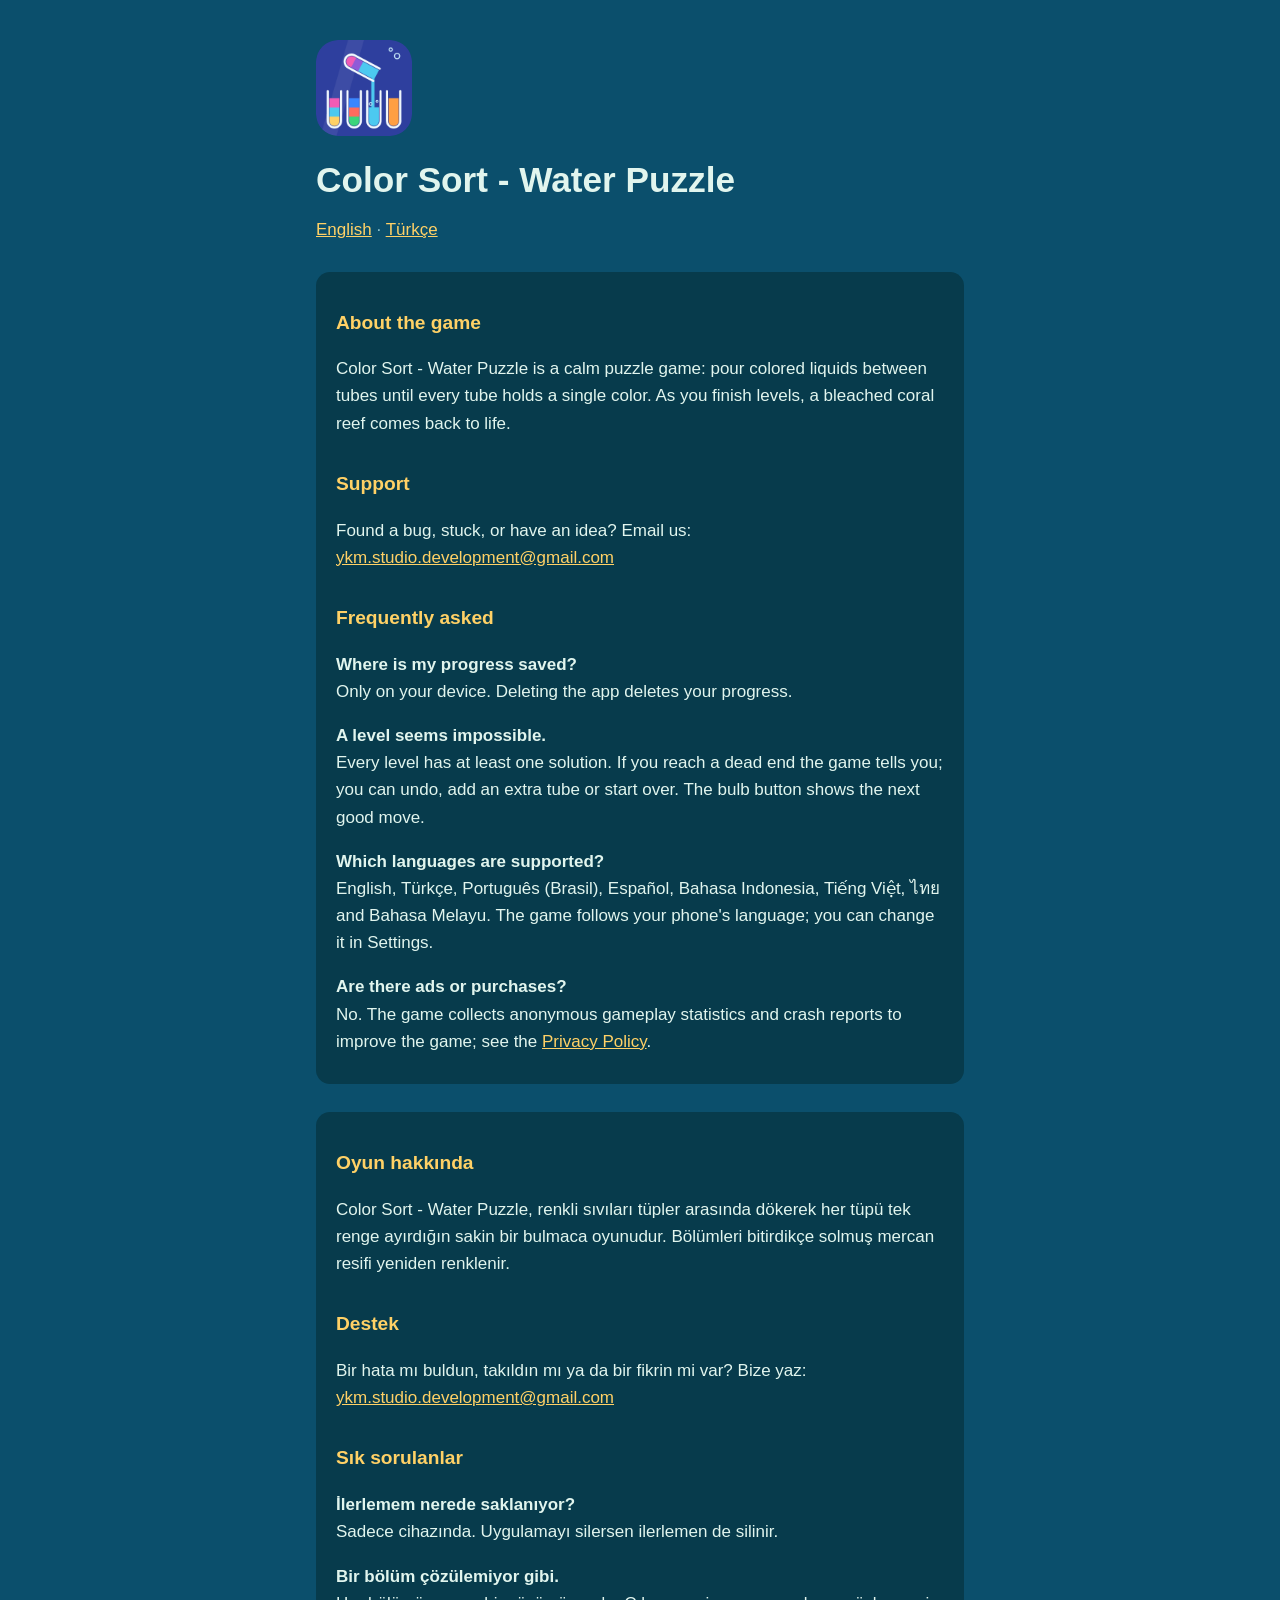
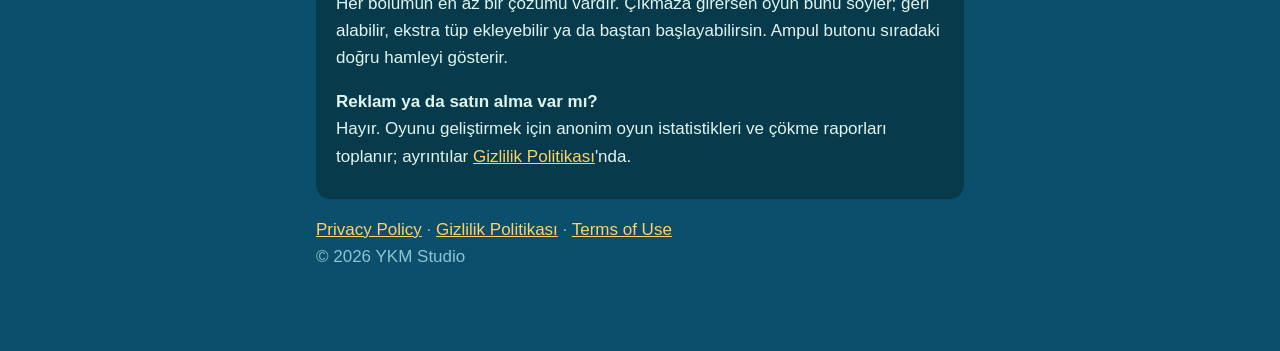
<file: index.html>
<!doctype html>
<html lang="en">
<head>
<meta charset="utf-8">
<meta name="viewport" content="width=device-width, initial-scale=1">
<title>Color Sort Support</title>
<link rel="stylesheet" href="style.css">
</head>
<body>
<main>
<img class="logo" src="logo.png" alt="Color Sort">
<h1>Color Sort - Water Puzzle</h1>
<nav class="dim"><a href="#en">English</a> · <a href="#tr">Türkçe</a></nav>

<section class="lang" id="en">
<h2>About the game</h2>
<p>Color Sort - Water Puzzle is a calm puzzle game: pour colored liquids between tubes until every tube holds a single color. As you finish levels, a bleached coral reef comes back to life.</p>
<h2>Support</h2>
<p>Found a bug, stuck, or have an idea? Email us:<br><a href="mailto:ykm.studio.development@gmail.com">ykm.studio.development@gmail.com</a></p>
<h2>Frequently asked</h2>
<p><strong>Where is my progress saved?</strong><br>Only on your device. Deleting the app deletes your progress.</p>
<p><strong>A level seems impossible.</strong><br>Every level has at least one solution. If you reach a dead end the game tells you; you can undo, add an extra tube or start over. The bulb button shows the next good move.</p>
<p><strong>Which languages are supported?</strong><br>English, Türkçe, Português (Brasil), Español, Bahasa Indonesia, Tiếng Việt, ไทย and Bahasa Melayu. The game follows your phone's language; you can change it in Settings.</p>
<p><strong>Are there ads or purchases?</strong><br>No. The game collects anonymous gameplay statistics and crash reports to improve the game; see the <a href="privacy.html">Privacy Policy</a>.</p>
</section>

<section class="lang" id="tr">
<h2>Oyun hakkında</h2>
<p>Color Sort - Water Puzzle, renkli sıvıları tüpler arasında dökerek her tüpü tek renge ayırdığın sakin bir bulmaca oyunudur. Bölümleri bitirdikçe solmuş mercan resifi yeniden renklenir.</p>
<h2>Destek</h2>
<p>Bir hata mı buldun, takıldın mı ya da bir fikrin mi var? Bize yaz:<br><a href="mailto:ykm.studio.development@gmail.com">ykm.studio.development@gmail.com</a></p>
<h2>Sık sorulanlar</h2>
<p><strong>İlerlemem nerede saklanıyor?</strong><br>Sadece cihazında. Uygulamayı silersen ilerlemen de silinir.</p>
<p><strong>Bir bölüm çözülemiyor gibi.</strong><br>Her bölümün en az bir çözümü vardır. Çıkmaza girersen oyun bunu söyler; geri alabilir, ekstra tüp ekleyebilir ya da baştan başlayabilirsin. Ampul butonu sıradaki doğru hamleyi gösterir.</p>
<p><strong>Reklam ya da satın alma var mı?</strong><br>Hayır. Oyunu geliştirmek için anonim oyun istatistikleri ve çökme raporları toplanır; ayrıntılar <a href="privacy-tr.html">Gizlilik Politikası</a>'nda.</p>
</section>

<p class="dim"><a href="privacy.html">Privacy Policy</a> · <a href="privacy-tr.html">Gizlilik Politikası</a> · <a href="terms.html">Terms of Use</a><br>© 2026 YKM Studio</p>
</main>
</body>
</html>
</file>
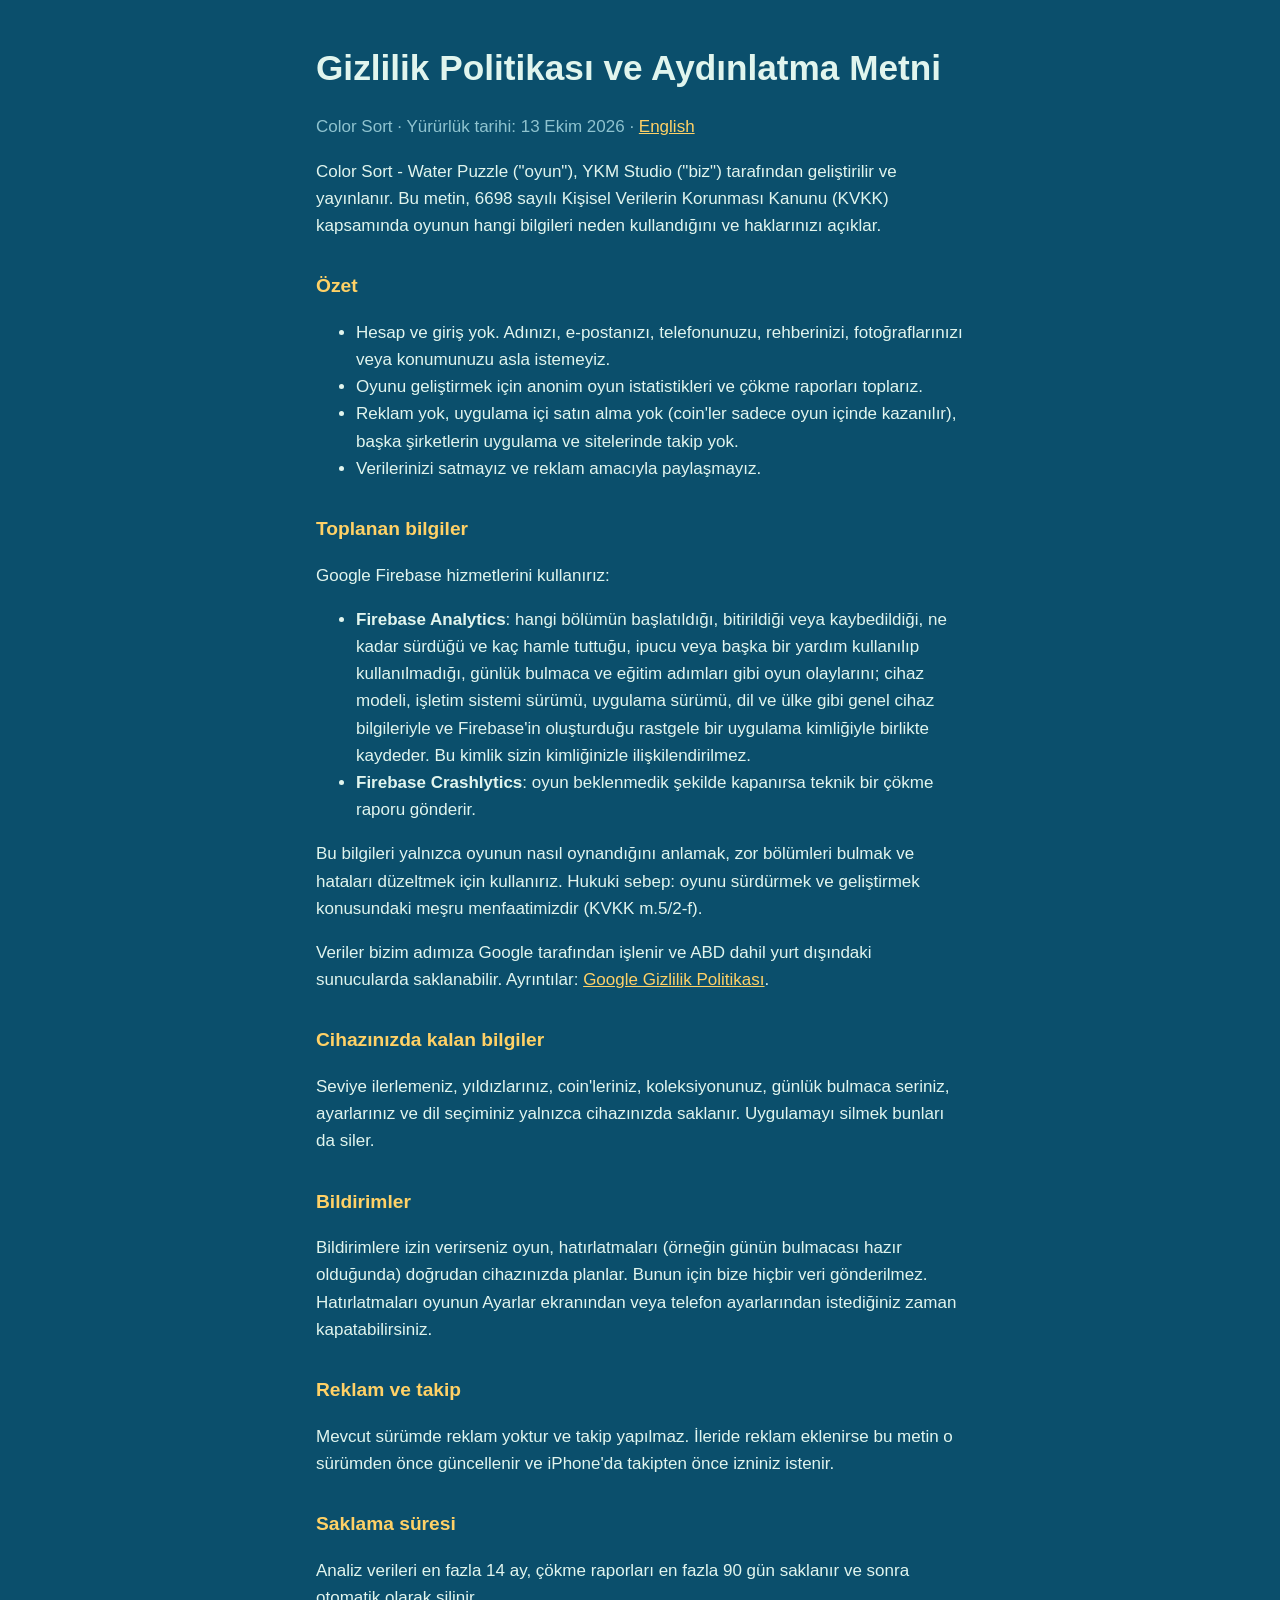
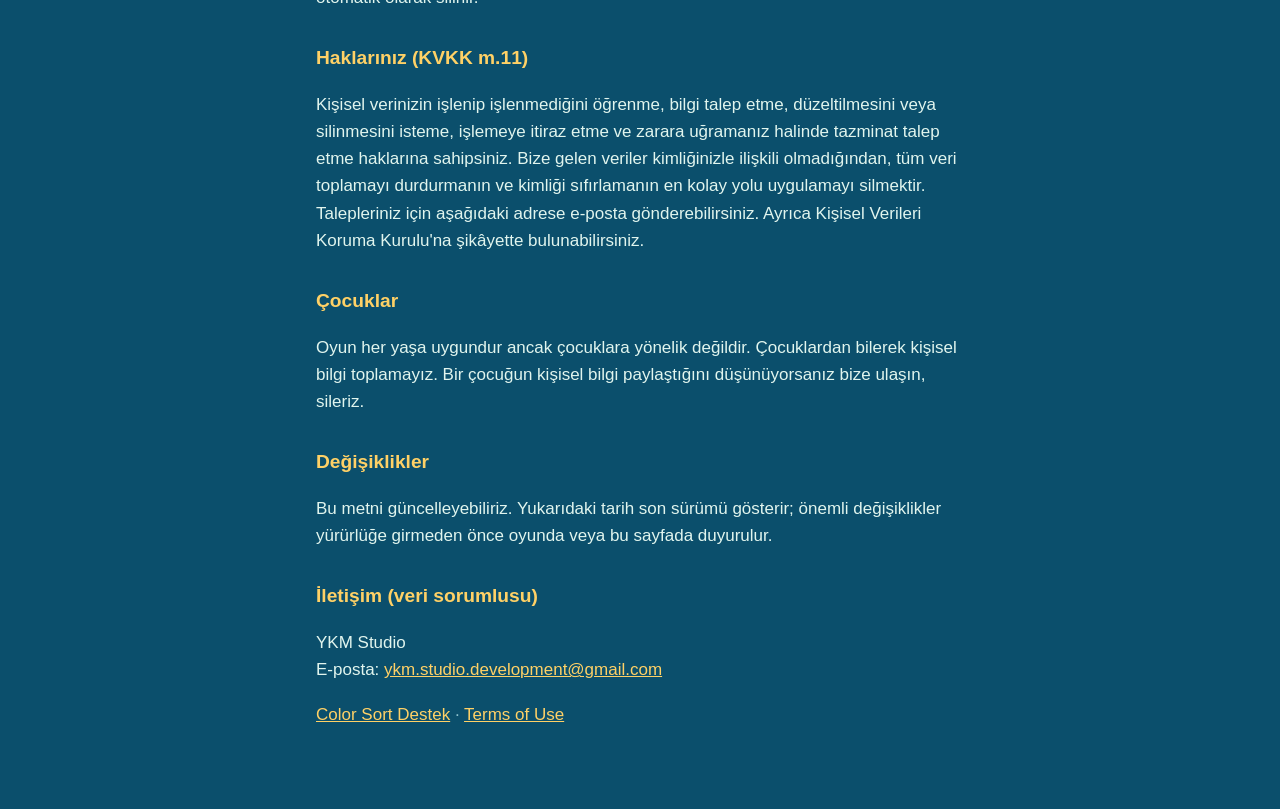
<file: privacy-tr.html>
<!doctype html>
<html lang="tr">
<head>
<meta charset="utf-8">
<meta name="viewport" content="width=device-width, initial-scale=1">
<title>Color Sort Gizlilik Politikası</title>
<link rel="stylesheet" href="style.css">
</head>
<body>
<main>
<h1>Gizlilik Politikası ve Aydınlatma Metni</h1>
<p class="dim">Color Sort · Yürürlük tarihi: 13 Ekim 2026 · <a href="privacy.html">English</a></p>

<p>Color Sort - Water Puzzle ("oyun"), YKM Studio ("biz") tarafından geliştirilir ve yayınlanır. Bu metin, 6698 sayılı Kişisel Verilerin Korunması Kanunu (KVKK) kapsamında oyunun hangi bilgileri neden kullandığını ve haklarınızı açıklar.</p>

<h2>Özet</h2>
<ul>
<li>Hesap ve giriş yok. Adınızı, e-postanızı, telefonunuzu, rehberinizi, fotoğraflarınızı veya konumunuzu asla istemeyiz.</li>
<li>Oyunu geliştirmek için anonim oyun istatistikleri ve çökme raporları toplarız.</li>
<li>Reklam yok, uygulama içi satın alma yok (coin'ler sadece oyun içinde kazanılır), başka şirketlerin uygulama ve sitelerinde takip yok.</li>
<li>Verilerinizi satmayız ve reklam amacıyla paylaşmayız.</li>
</ul>

<h2>Toplanan bilgiler</h2>
<p>Google Firebase hizmetlerini kullanırız:</p>
<ul>
<li><strong>Firebase Analytics</strong>: hangi bölümün başlatıldığı, bitirildiği veya kaybedildiği, ne kadar sürdüğü ve kaç hamle tuttuğu, ipucu veya başka bir yardım kullanılıp kullanılmadığı, günlük bulmaca ve eğitim adımları gibi oyun olaylarını; cihaz modeli, işletim sistemi sürümü, uygulama sürümü, dil ve ülke gibi genel cihaz bilgileriyle ve Firebase'in oluşturduğu rastgele bir uygulama kimliğiyle birlikte kaydeder. Bu kimlik sizin kimliğinizle ilişkilendirilmez.</li>
<li><strong>Firebase Crashlytics</strong>: oyun beklenmedik şekilde kapanırsa teknik bir çökme raporu gönderir.</li>
</ul>
<p>Bu bilgileri yalnızca oyunun nasıl oynandığını anlamak, zor bölümleri bulmak ve hataları düzeltmek için kullanırız. Hukuki sebep: oyunu sürdürmek ve geliştirmek konusundaki meşru menfaatimizdir (KVKK m.5/2-f).</p>
<p>Veriler bizim adımıza Google tarafından işlenir ve ABD dahil yurt dışındaki sunucularda saklanabilir. Ayrıntılar: <a href="https://policies.google.com/privacy?hl=tr">Google Gizlilik Politikası</a>.</p>

<h2>Cihazınızda kalan bilgiler</h2>
<p>Seviye ilerlemeniz, yıldızlarınız, coin'leriniz, koleksiyonunuz, günlük bulmaca seriniz, ayarlarınız ve dil seçiminiz yalnızca cihazınızda saklanır. Uygulamayı silmek bunları da siler.</p>

<h2>Bildirimler</h2>
<p>Bildirimlere izin verirseniz oyun, hatırlatmaları (örneğin günün bulmacası hazır olduğunda) doğrudan cihazınızda planlar. Bunun için bize hiçbir veri gönderilmez. Hatırlatmaları oyunun Ayarlar ekranından veya telefon ayarlarından istediğiniz zaman kapatabilirsiniz.</p>

<h2>Reklam ve takip</h2>
<p>Mevcut sürümde reklam yoktur ve takip yapılmaz. İleride reklam eklenirse bu metin o sürümden önce güncellenir ve iPhone'da takipten önce izniniz istenir.</p>

<h2>Saklama süresi</h2>
<p>Analiz verileri en fazla 14 ay, çökme raporları en fazla 90 gün saklanır ve sonra otomatik olarak silinir.</p>

<h2>Haklarınız (KVKK m.11)</h2>
<p>Kişisel verinizin işlenip işlenmediğini öğrenme, bilgi talep etme, düzeltilmesini veya silinmesini isteme, işlemeye itiraz etme ve zarara uğramanız halinde tazminat talep etme haklarına sahipsiniz. Bize gelen veriler kimliğinizle ilişkili olmadığından, tüm veri toplamayı durdurmanın ve kimliği sıfırlamanın en kolay yolu uygulamayı silmektir. Talepleriniz için aşağıdaki adrese e-posta gönderebilirsiniz. Ayrıca Kişisel Verileri Koruma Kurulu'na şikâyette bulunabilirsiniz.</p>

<h2>Çocuklar</h2>
<p>Oyun her yaşa uygundur ancak çocuklara yönelik değildir. Çocuklardan bilerek kişisel bilgi toplamayız. Bir çocuğun kişisel bilgi paylaştığını düşünüyorsanız bize ulaşın, sileriz.</p>

<h2>Değişiklikler</h2>
<p>Bu metni güncelleyebiliriz. Yukarıdaki tarih son sürümü gösterir; önemli değişiklikler yürürlüğe girmeden önce oyunda veya bu sayfada duyurulur.</p>

<h2>İletişim (veri sorumlusu)</h2>
<p>YKM Studio<br>
E-posta: <a href="mailto:ykm.studio.development@gmail.com">ykm.studio.development@gmail.com</a></p>

<p class="dim"><a href="index.html">Color Sort Destek</a> · <a href="terms.html">Terms of Use</a></p>
</main>
</body>
</html>
</file>
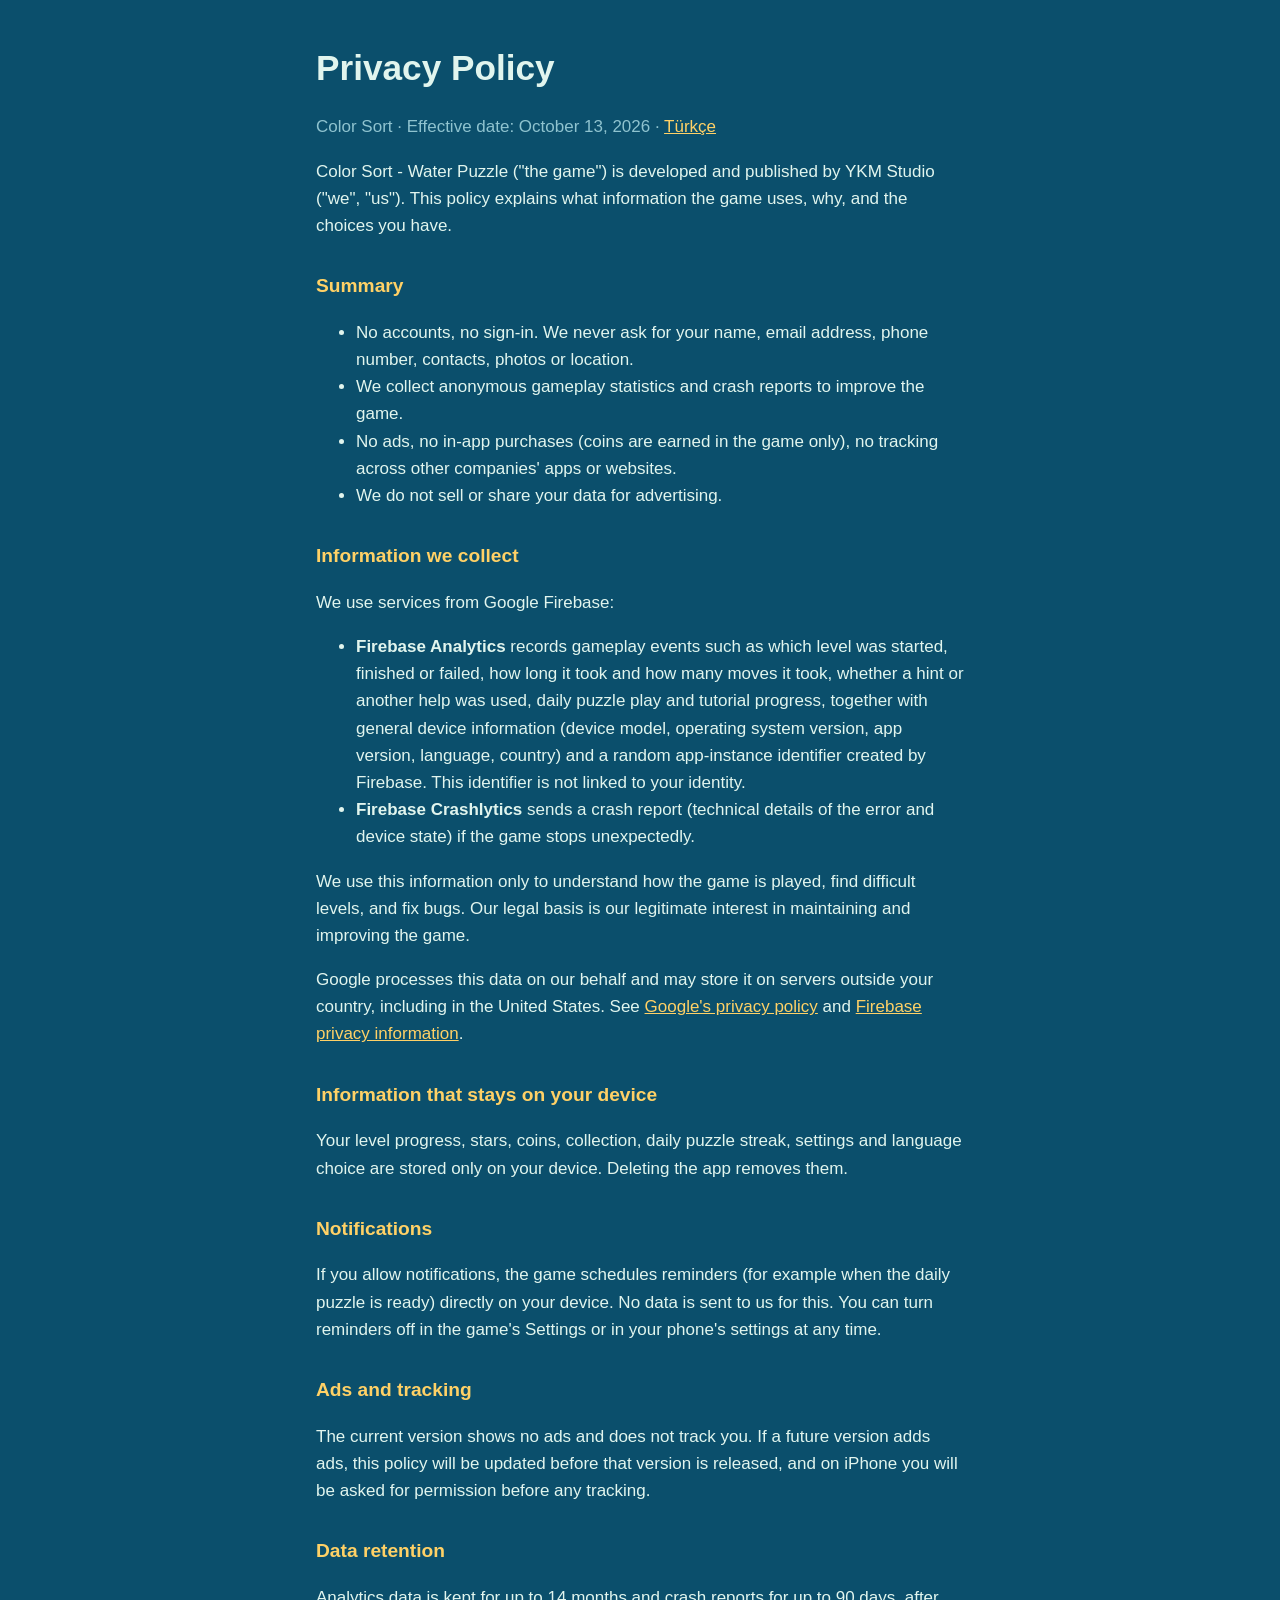
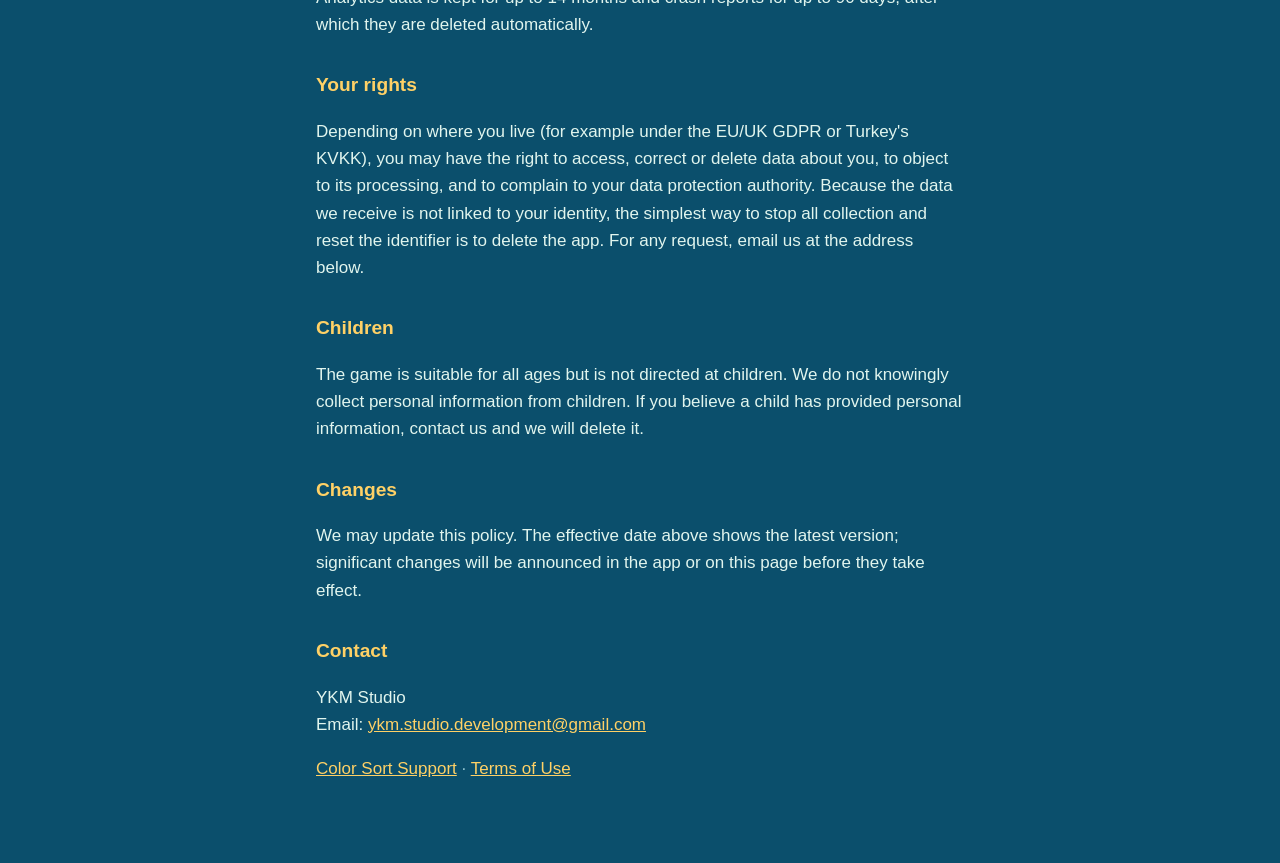
<file: privacy.html>
<!doctype html>
<html lang="en">
<head>
<meta charset="utf-8">
<meta name="viewport" content="width=device-width, initial-scale=1">
<title>Color Sort Privacy Policy</title>
<link rel="stylesheet" href="style.css">
</head>
<body>
<main>
<h1>Privacy Policy</h1>
<p class="dim">Color Sort · Effective date: October 13, 2026 · <a href="privacy-tr.html">Türkçe</a></p>

<p>Color Sort - Water Puzzle ("the game") is developed and published by YKM Studio ("we", "us"). This policy explains what information the game uses, why, and the choices you have.</p>

<h2>Summary</h2>
<ul>
<li>No accounts, no sign-in. We never ask for your name, email address, phone number, contacts, photos or location.</li>
<li>We collect anonymous gameplay statistics and crash reports to improve the game.</li>
<li>No ads, no in-app purchases (coins are earned in the game only), no tracking across other companies' apps or websites.</li>
<li>We do not sell or share your data for advertising.</li>
</ul>

<h2>Information we collect</h2>
<p>We use services from Google Firebase:</p>
<ul>
<li><strong>Firebase Analytics</strong> records gameplay events such as which level was started, finished or failed, how long it took and how many moves it took, whether a hint or another help was used, daily puzzle play and tutorial progress, together with general device information (device model, operating system version, app version, language, country) and a random app-instance identifier created by Firebase. This identifier is not linked to your identity.</li>
<li><strong>Firebase Crashlytics</strong> sends a crash report (technical details of the error and device state) if the game stops unexpectedly.</li>
</ul>
<p>We use this information only to understand how the game is played, find difficult levels, and fix bugs. Our legal basis is our legitimate interest in maintaining and improving the game.</p>
<p>Google processes this data on our behalf and may store it on servers outside your country, including in the United States. See <a href="https://policies.google.com/privacy">Google's privacy policy</a> and <a href="https://firebase.google.com/support/privacy">Firebase privacy information</a>.</p>

<h2>Information that stays on your device</h2>
<p>Your level progress, stars, coins, collection, daily puzzle streak, settings and language choice are stored only on your device. Deleting the app removes them.</p>

<h2>Notifications</h2>
<p>If you allow notifications, the game schedules reminders (for example when the daily puzzle is ready) directly on your device. No data is sent to us for this. You can turn reminders off in the game's Settings or in your phone's settings at any time.</p>

<h2>Ads and tracking</h2>
<p>The current version shows no ads and does not track you. If a future version adds ads, this policy will be updated before that version is released, and on iPhone you will be asked for permission before any tracking.</p>

<h2>Data retention</h2>
<p>Analytics data is kept for up to 14 months and crash reports for up to 90 days, after which they are deleted automatically.</p>

<h2>Your rights</h2>
<p>Depending on where you live (for example under the EU/UK GDPR or Turkey's KVKK), you may have the right to access, correct or delete data about you, to object to its processing, and to complain to your data protection authority. Because the data we receive is not linked to your identity, the simplest way to stop all collection and reset the identifier is to delete the app. For any request, email us at the address below.</p>

<h2>Children</h2>
<p>The game is suitable for all ages but is not directed at children. We do not knowingly collect personal information from children. If you believe a child has provided personal information, contact us and we will delete it.</p>

<h2>Changes</h2>
<p>We may update this policy. The effective date above shows the latest version; significant changes will be announced in the app or on this page before they take effect.</p>

<h2>Contact</h2>
<p>YKM Studio<br>
Email: <a href="mailto:ykm.studio.development@gmail.com">ykm.studio.development@gmail.com</a></p>

<p class="dim"><a href="index.html">Color Sort Support</a> · <a href="terms.html">Terms of Use</a></p>
</main>
</body>
</html>
</file>
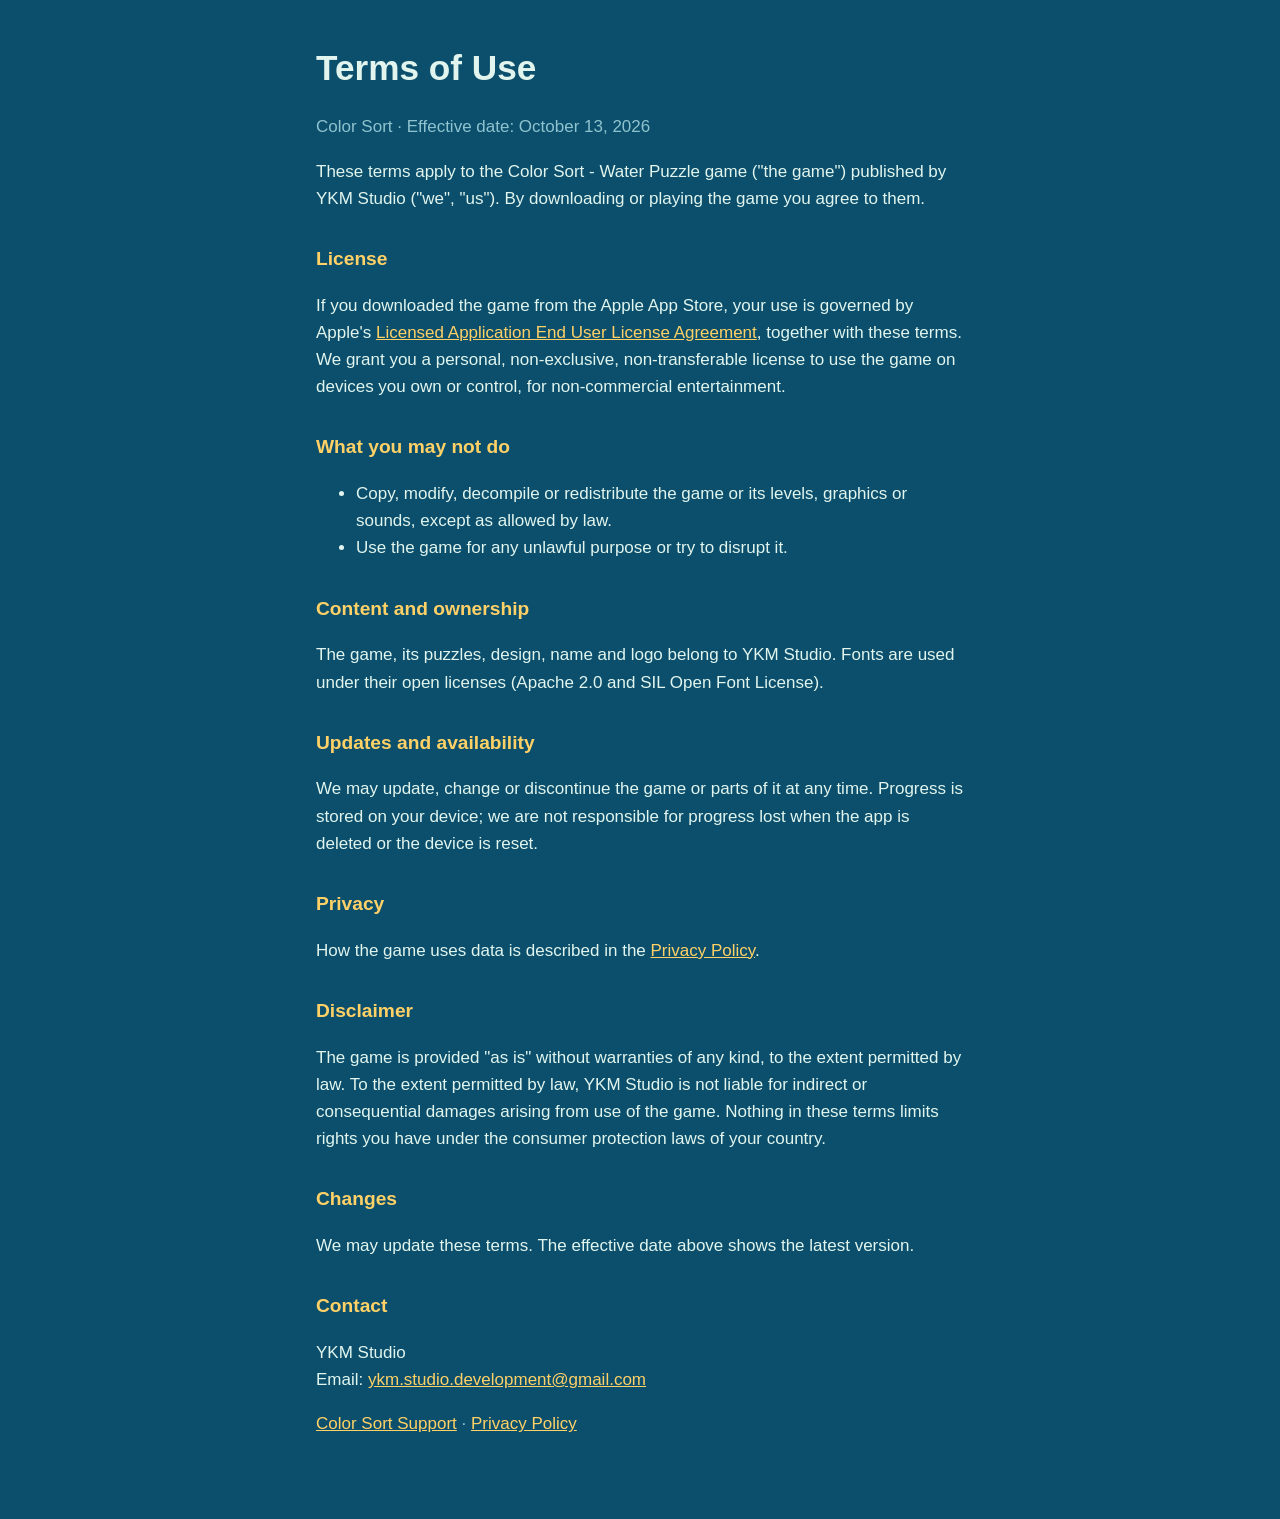
<file: terms.html>
<!doctype html>
<html lang="en">
<head>
<meta charset="utf-8">
<meta name="viewport" content="width=device-width, initial-scale=1">
<title>Color Sort Terms of Use</title>
<link rel="stylesheet" href="style.css">
</head>
<body>
<main>
<h1>Terms of Use</h1>
<p class="dim">Color Sort · Effective date: October 13, 2026</p>

<p>These terms apply to the Color Sort - Water Puzzle game ("the game") published by YKM Studio ("we", "us"). By downloading or playing the game you agree to them.</p>

<h2>License</h2>
<p>If you downloaded the game from the Apple App Store, your use is governed by Apple's <a href="https://www.apple.com/legal/internet-services/itunes/dev/stdeula/">Licensed Application End User License Agreement</a>, together with these terms. We grant you a personal, non-exclusive, non-transferable license to use the game on devices you own or control, for non-commercial entertainment.</p>

<h2>What you may not do</h2>
<ul>
<li>Copy, modify, decompile or redistribute the game or its levels, graphics or sounds, except as allowed by law.</li>
<li>Use the game for any unlawful purpose or try to disrupt it.</li>
</ul>

<h2>Content and ownership</h2>
<p>The game, its puzzles, design, name and logo belong to YKM Studio. Fonts are used under their open licenses (Apache 2.0 and SIL Open Font License).</p>

<h2>Updates and availability</h2>
<p>We may update, change or discontinue the game or parts of it at any time. Progress is stored on your device; we are not responsible for progress lost when the app is deleted or the device is reset.</p>

<h2>Privacy</h2>
<p>How the game uses data is described in the <a href="privacy.html">Privacy Policy</a>.</p>

<h2>Disclaimer</h2>
<p>The game is provided "as is" without warranties of any kind, to the extent permitted by law. To the extent permitted by law, YKM Studio is not liable for indirect or consequential damages arising from use of the game. Nothing in these terms limits rights you have under the consumer protection laws of your country.</p>

<h2>Changes</h2>
<p>We may update these terms. The effective date above shows the latest version.</p>

<h2>Contact</h2>
<p>YKM Studio<br>
Email: <a href="mailto:ykm.studio.development@gmail.com">ykm.studio.development@gmail.com</a></p>

<p class="dim"><a href="index.html">Color Sort Support</a> · <a href="privacy.html">Privacy Policy</a></p>
</main>
</body>
</html>
</file>
<file: style.css>
:root { --bg:#0B4F6C; --panel:#073B4C; --text:#E1F5EE; --dim:#8FC3CF; --accent:#FFD166; }
* { box-sizing:border-box; }
body { margin:0; background:var(--bg); color:var(--text); font:17px/1.6 -apple-system, BlinkMacSystemFont, "Segoe UI", Roboto, sans-serif; }
main { max-width:680px; margin:0 auto; padding:40px 16px 64px; }
h1 { font-size:2.2rem; margin:0 0 4px; }
h2 { font-size:1.2rem; margin-top:2rem; color:var(--accent); }
.dim { color:var(--dim); }
a { color:var(--accent); }
.logo { width:96px; height:96px; border-radius:22px; display:block; margin:0 0 16px; }
.lang { background:var(--panel); border-radius:14px; padding:4px 20px 12px; margin-top:28px; }
nav { margin:8px 0 0; }
</file>
